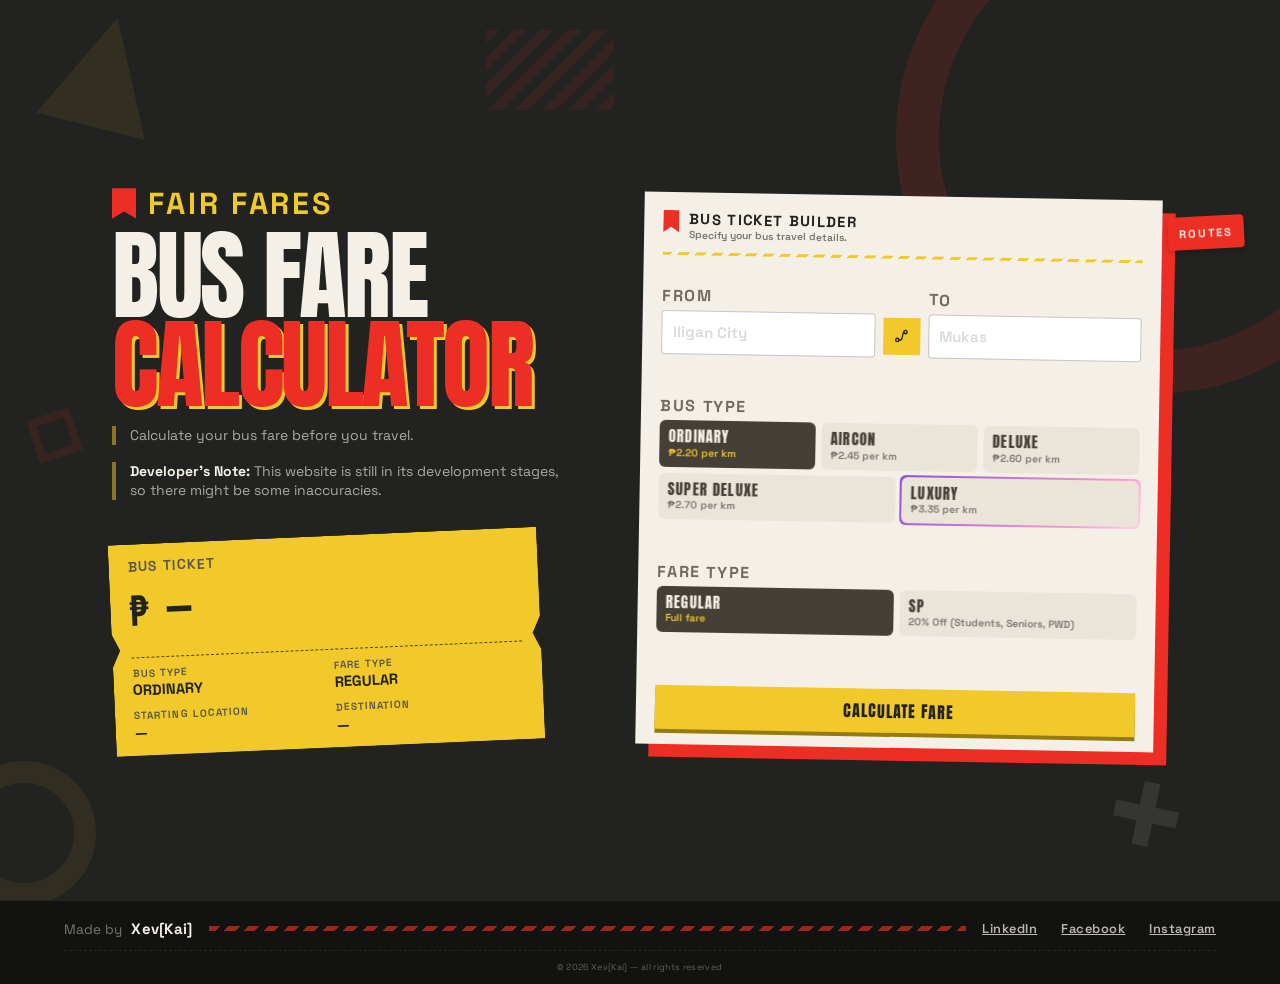
<file: index.html>
<!DOCTYPE html>
<html lang="en">
<head>
  <meta charset="utf-8">
  <meta name="viewport" content="width=device-width, initial-scale=1">
  <title>Bus Ticket Builder</title>
  <link rel="preconnect" href="https://fonts.googleapis.com">
  <link rel="preconnect" href="https://fonts.gstatic.com" crossorigin>
  <link href="https://fonts.googleapis.com/css2?family=Anton&family=Space+Grotesk:wght@400..800&display=swap" rel="stylesheet">
  <link rel="stylesheet" href="styles.css">
</head>
<body>
  <div class="deco" aria-hidden="true"><i class="d-ring"></i><i class="d-tri"></i><i class="d-sq"></i><i class="d-circle"></i><i class="d-plus"></i><i class="d-bars"></i></div>

  <main class="page">
    <header class="copy">
      <p class="kicker"><span class="bookmark"></span>FAIR FARES</p>
      <h1 class="title"><span>BUS FARE</span><span class="accent">CALCULATOR</span></h1>
      <p class="tagline">  Calculate your bus fare before you travel.</p>
      <p class="tagline"><strong>Developer's Note:</strong> This website is still in its development stages, so there might be some inaccuracies.</p>
    </header>

    <!-- Ticket stub: updates live from the form -->
    <section class="stub" aria-label="Fare ticket">
      <div class="stub-inner">
        <p class="stub-label" id="fareLabel">BUS TICKET</p>
        <p class="price"><span class="cur">₱</span><span id="fareAmount" aria-live="polite">—</span></p>
        <p class="status" id="displayFare" aria-live="polite"></p>
        <dl class="details">
          <div><dt>BUS TYPE</dt><dd id="outBus">Ordinary</dd></div>
          <div><dt>FARE TYPE</dt><dd id="outFare">Regular</dd></div>
          <div><dt>STARTING LOCATION</dt><dd id="outFrom">—</dd></div>
          <div><dt>DESTINATION</dt><dd id="outTo">—</dd></div>
        </dl>
      </div>
    </section>

    <div class="ticket-wrap" id="ticketWrap">
      <div class="routes-panel" id="routesPanel" aria-hidden="true">
        <div class="routes-content">
          <div class="routes-inner">
            <ul id="routesList"></ul>
          </div>
        </div>
      </div>
      <button class="routes-tab" id="routesTab" type="button" aria-expanded="false" aria-controls="routesPanel">ROUTES</button>

    <form class="ticket" id="fareForm" novalidate>
      <div class="ticket-head">
        <svg class="ticket-icon" viewBox="0 0 20.25 28.125" aria-hidden="true"><path d="M0 0H20.25V28.125L10.125 21.375 0 28.125V0Z" fill="#ec2e24"/></svg>
        <div>
          <h2>BUS TICKET BUILDER</h2>
          <p>Specify your bus travel details.</p>
        </div>
      </div>

      <div class="route">
        <div class="field">
          <label class="label" for="startLocation">FROM</label>
          <div class="input-wrap">
            <input type="text" id="startLocation" name="from" placeholder="Iligan City" autocomplete="off" role="combobox" aria-expanded="false" aria-controls="startSuggest">
            <ul class="suggest" id="startSuggest" role="listbox" hidden></ul>
          </div>
        </div>

        <button class="swap" type="button" id="swapBtn" aria-label="Swap" data-tip="Swap">
          <svg viewBox="0 0 19 19" fill="none" stroke="#222220" stroke-width="1.58" stroke-linecap="round" aria-hidden="true"><circle cx="4.75" cy="14.25" r="1.98"/><circle cx="14.25" cy="4.75" r="1.98"/><path d="M6.33 14.25H8.31C12.27 14.25 9.5 4.75 13.06 4.75"/></svg>
        </button>

        <div class="field">
          <label class="label" for="endLocation">TO</label>
          <div class="input-wrap">
            <input type="text" id="endLocation" name="to" placeholder="Mukas" autocomplete="off" role="combobox" aria-expanded="false" aria-controls="endSuggest">
            <ul class="suggest" id="endSuggest" role="listbox" hidden></ul>
          </div>
        </div>
      </div>

      <fieldset class="group">
        <legend class="label bus-type-legend">BUS TYPE <span class="rate" id="rateDisplay"></span></legend>
        <div class="options">
          <label class="option"><input type="radio" name="busType" value="ordinary" checked><span class="face"><b>ORDINARY</b><small>₱2.20 per km</small></span></label>
          <label class="option"><input type="radio" name="busType" value="airconditioned"><span class="face"><b>AIRCON</b><small>₱2.45 per km</small></span></label>
          <label class="option"><input type="radio" name="busType" value="deluxe"><span class="face"><b>DELUXE</b><small>₱2.60 per km</small></span></label>
          <label class="option"><input type="radio" name="busType" value="superdeluxe"><span class="face"><b>SUPER DELUXE</b><small>₱2.70 per km</small></span></label>
          <label class="option luxury-border"><input type="radio" name="busType" value="luxury"><span class="face"><b>LUXURY</b><small>₱3.35 per km</small></span></label>
        </div>
      </fieldset>

      <fieldset class="group">
        <legend class="label">FARE TYPE</legend>
        <div class="options options-2">
          <label class="option"><input type="radio" name="fareType" value="regular" checked><span class="face"><b>REGULAR</b><small>Full fare</small></span></label>
          <label class="option"><input type="radio" name="fareType" value="sp"><span class="face"><b>SP</b><small>20% Off (Students, Seniors, PWD)</small></span></label>
        </div>
      </fieldset>

      <button class="cta" type="submit"><span aria-hidden="true"></span><span>CALCULATE FARE</span></button>
    </form>
    </div>
  </main>

  <footer class="dev-footer">
    <div class="dev-footer-inner">
      <p class="dev-credit"><span>Made by</span> <strong>Xev[Kai]</strong></p>
      <i class="dev-divider" aria-hidden="true"></i>
      <nav class="dev-links" aria-label="Developer social links">
         <a href="https://www.linkedin.com/in/king-ivory-espinosa-86b3ba420/" target="_blank" rel="noopener">LinkedIn</a>
        <a href="https://www.facebook.com/khai.espinosa.08/" target="_blank" rel="noopener">Facebook</a>
        <a href="https://www.instagram.com/xei_khxxai/" target="_blank" rel="noopener">Instagram</a>
      </nav>
    </div>
    <p class="dev-copyright">© 2026 Xev[Kai] — all rights reserved</p>
  </footer>

  <script src="script.js"></script>
</body>
</html>
</file>
<file: styles.css>
:root {
  --ink: #222220; --cream: #f5f0e7; --red: #ec2e24; --red-btn: #c9221a;
  --yellow: #f1c92b; --muted: #77736d;
  --tan: #ebe5d9; --tan-border: rgba(34,34,32,.2);
  --inputgrey: #453f37;
  --display: Anton, system-ui, sans-serif;
  --text: "Space Grotesk", system-ui, sans-serif;
  --gap: clamp(1.25rem, 4vw, 3rem);
  --label-size: clamp(.75rem, .7rem + .3vw, .9rem);

  /* Shared typography, sourced from the stub's own text so the stub, the
     option buttons, and the ticket builder's headings/labels all read at
     one consistent scale. Defined in vw (not cqw) so the same value
     renders the same size in both the stub and the ticket builder,
     which are two different containers. */
  --fs-option-title: clamp(.8rem, .74rem + .3vw, .92rem);  /* stub's value text: ORDINARY, DELUXE, etc. */
  --fs-option-desc:  clamp(.56rem, .52rem + .2vw, .64rem); /* stub's label text: BUS TYPE, FARE TYPE, etc. */
}
*, *::before, *::after { box-sizing: border-box; }
* { margin: 0; padding: 0; }
html { -webkit-text-size-adjust: 100%; overflow-x: clip; }
body {
  min-height: 100vh; min-height: 100dvh;
  background: var(--ink); color: var(--ink);
  font-family: var(--text);
  overflow-x: clip; position: relative;
}
button { border: 0; background: none; font: inherit; color: inherit; cursor: pointer; }
svg { display: block; }

/* ---------- Layout ---------- */
.page {
  position: relative; z-index: 1;
  width: 100%; max-width: 74rem; margin-inline: auto;
  padding: clamp(1.25rem, 4vw, 3rem) clamp(1rem, 5vw, 4rem) 1rem;
  display: grid; gap: clamp(1rem, 3vw, 2.25rem);
  grid-template-columns: minmax(0, 1fr);
  grid-template-areas: "copy" "ticket" "stub";
}
.copy   { grid-area: copy; container-type: inline-size; }
.stub   { grid-area: stub; container-type: inline-size; }
.ticket-wrap { grid-area: ticket; position: relative; width: 100%; max-width: 29.5rem; justify-self: center; align-self: start; margin-top: .75rem; }

/* ---------- Page-load entrance ---------- */
@keyframes flyInTop    { from { opacity: 0; transform: translateY(-2.5rem); } to { opacity: 1; transform: translateY(0); } }
@keyframes flyInRight  { from { opacity: 0; transform: translateX(3.5rem); } to { opacity: 1; transform: translateX(0); } }
@keyframes flyInBottom { from { opacity: 0; transform: translateY(3rem); } to { opacity: 1; transform: translateY(0); } }

.copy        { animation: flyInTop .6s cubic-bezier(.19,1,.22,1) both; }
.ticket-wrap { animation: flyInRight .6s .08s cubic-bezier(.19,1,.22,1) both; }
.stub        { animation: flyInBottom .6s .16s cubic-bezier(.19,1,.22,1) both; }
@media (min-width: 60rem) {
  .page {
    grid-template-columns: minmax(0, 1fr) minmax(0, 1fr); /* equal columns: ticket width matches the header/stub column */
    grid-template-areas: "copy ticket" "stub ticket";
    align-content: center; min-height: 100dvh;
    column-gap: clamp(.5rem, 1.5vw, 1.25rem); /* tighter than the row gap, pulls the ticket toward the stub */
  }
  .stub { align-self: start; }
  .ticket-wrap {
    max-width: none;              /* free to fill the full (now equal) column width */
    margin-left: -1.25rem;
    align-self: stretch;          /* top lines up with the header's top, bottom with the stub's bottom */
    display: flex; flex-direction: column;
  }
  .ticket { flex: 1 1 auto; justify-content: space-between; } /* fills the taller wrapper; its own sections spread out to use the space */
}

/* ---------- Headline ---------- */
.kicker { display: flex; align-items: center; gap: .75rem; font-size: clamp(1.1rem, 6cqw, 1.9rem); font-weight: 800; letter-spacing: .09em; color: var(--yellow); }
.bookmark { width: .8em; height: 1em; background: var(--red); flex-shrink: 0; clip-path: polygon(0 0, 100% 0, 100% 100%, 50% 76%, 0 100%); }
.title { display: flex; flex-direction: column; margin-top: .5rem; font-family: var(--display); font-weight: 400;
  font-size: clamp(3.25rem, 19cqw, 8.75rem); line-height: .78; letter-spacing: -.025em; color: var(--cream); }
.title span { display: block; padding-block: .06em; }
.accent { color: var(--red); filter: drop-shadow(.04em .04em 0 var(--yellow)); }
.tagline { margin-top: 1.1rem; padding-left: .9rem; border-left: 4px solid rgba(241,201,43,.5); font-size: clamp(.72rem, .66rem + .3vw, .875rem); line-height: 1.35; color: rgba(245,240,231,.66); max-width: 50ch; }
.tagline strong { color: var(--cream); font-weight: 700; }
@media (max-width: 30rem) {
  .tagline { font-size: .7rem; }
}

/* ---------- Ticket stub ---------- */
.stub-inner {
  width: 100%; max-width: 26.8rem;
  background: var(--yellow);
  padding: .8rem clamp(.8rem, 4cqw, 1.2rem);
  transform: rotate(-2.5deg);
  clip-path: polygon(0 0, 100% 0, 100% 42%, calc(100% - .5rem) 50%, 100% 58%, 100% 100%, 0 100%, 0 58%, .5rem 50%, 0 42%);
}
.stub-label { font-size: clamp(.72rem, 3.2cqw, .88rem); font-weight: 600; letter-spacing: .075em; color: #57534a; }
.price { display: flex; align-items: baseline; gap: .3em; margin: .4rem 0 .2rem; line-height: 1;
  font-family: var(--display); letter-spacing: .02em; font-size: clamp(2.2rem, 9.6cqw, 3.05rem);
  font-variant-numeric: tabular-nums; }
.cur { font-size: .8em; }
#fareAmount.rolling { opacity: .75; }
.status { min-height: 1rem; margin-bottom: .5rem; font-size: clamp(.66rem, 2.8cqw, .76rem); font-weight: 700; color: #4a4210; overflow-wrap: anywhere; }

/* 2 x 2, left-aligned */
.details {
  display: grid; grid-template-columns: repeat(2, minmax(0, 1fr));
  gap: .65rem .8rem; padding-top: .6rem; border-top: 1px dashed #514710;
  text-align: left; justify-items: start;
}
.details > div { min-width: 0; width: 100%; }
.details dt { font-size: var(--fs-option-desc); font-weight: 600; letter-spacing: .1em; line-height: 1.2; color: #57534a; }
.details dd { margin-top: .15rem; font-size: var(--fs-option-title); font-weight: 800; line-height: 1.2; text-transform: uppercase; overflow-wrap: anywhere; }
@container (max-width: 16rem) { .details { grid-template-columns: minmax(0, 1fr); } }

/* ---------- Ticket form ---------- */
.ticket {
  position: relative; z-index: 2; container: ticket / inline-size;
  width: 100%;
  background: var(--cream);
  padding: 1.1rem clamp(.8rem, 3.6vw, 1.2rem) .92rem;
  display: flex; flex-direction: column; gap: .9rem;
  transform: rotate(1deg);
}

/* ---------- Routes side panel (the red rectangle behind the ticket) ---------- */
.routes-panel {
  position: absolute; top: 13px; left: 13px; right: -13px; bottom: -13px;
  z-index: 1; overflow: hidden;
  background: var(--red);
  transform: rotate(1deg) translateX(0); /* same tilt as the ticket */
  transition: transform .4s cubic-bezier(.19,1,.22,1);
}
.ticket-wrap.is-open .routes-panel { transform: rotate(1deg) translateX(30%); }

.routes-content { position: absolute; inset: 0; display: flex; justify-content: flex-end; }
.routes-inner {
  width: 34%; min-width: 8rem; height: 100%;
  padding: 2.5rem .75rem .75rem 1rem;
  overflow: hidden;                 /* no scrollbar while closed */
  color: transparent;               /* text invisible against the red panel while closed */
  pointer-events: none;
  transition: color .2s;
}
.ticket-wrap.is-open .routes-inner {
  overflow-y: auto;                 /* scrollbar only appears once open */
  color: var(--cream);
  pointer-events: auto;
}
.routes-inner ul { list-style: none; display: flex; flex-direction: column; gap: .45rem; }
.routes-inner li { font-size: .8rem; font-weight: 600; line-height: 1.25; overflow-wrap: anywhere; }

.routes-tab {
  position: absolute; top: 1.25rem; left: 100%; margin-left: .6rem; z-index: 3;
  transform: rotate(-3deg);
  background: var(--red); color: var(--cream);
  font: 700 .7rem var(--text); letter-spacing: .16em;
  padding: .6rem .7rem; border-radius: 4px;
  white-space: nowrap;
  box-shadow: 0 3px 6px rgba(0,0,0,.2);
  transition: background-color .15s, transform .15s;
}
.routes-tab:hover { background: var(--red-btn); }
.routes-tab:focus-visible { outline: 3px solid var(--yellow); outline-offset: 2px; }
.ticket-wrap.is-open .routes-tab { transform: rotate(0deg); }

/* Below 700px: drop the activation tab entirely. The red panel stays as a
   backdrop behind the ticket, but with no tab it can never be opened, so it
   never risks introducing horizontal scroll on small/medium screens. */
@media (max-width: 700px) {
  .routes-tab { display: none; }
}
.ticket-head { position: relative; display: flex; align-items: center; gap: .6rem; padding-bottom: .92rem; flex-wrap: wrap; }
/* straight broken line, diagonal breaks (same pattern as the footer) */
.ticket-head::after {
  content: ""; position: absolute; left: 0; right: 0; bottom: 0; height: 3px;
  background: repeating-linear-gradient(135deg, var(--yellow) 0 .45rem, transparent .45rem .75rem);
}
.ticket-icon { width: 1rem; flex-shrink: 0; align-self: flex-start; }
.ticket-head > div { flex: 1 1 12rem; min-width: 0; }
.ticket-head h2 { font-size: var(--fs-option-title); font-weight: 800; letter-spacing: .09em; /* own character distancing, unlike the shared size */ }
.ticket-head p { font-size: var(--fs-option-desc); font-weight: 600; color: #75736e; }
.label, .group legend {
    display: block;
    padding: 0;
    margin: 0;
    font-family: var(--text);   /* matches Calculate Fare's font */
    font-weight: 1000;
    font-size: 1rem;               /* matches Calculate Fare's size */
    line-height: 1.1;
    letter-spacing: .1em;          /* kept on its own, not shared with Calculate Fare */
    color: var(--inputgrey);
    opacity: 0.75;             /* Calculate Fare itself stays white; labels stay ink black */
}
.bus-type-legend { display: flex; align-items: baseline; flex-wrap: wrap; gap: .55rem; }

.rate {
    display: none; /* rate display removed */
    font-size: var(--fs-option-desc);
    font-weight: 600;
    color: var(--yellow);
    letter-spacing: .03em;
}

/* Location inputs = most prominent controls */
.route { display: grid; grid-template-columns: minmax(0,1fr) auto minmax(0,1fr); gap: .5rem; align-items: end; }
.field { display: flex; flex-direction: column; gap: .35rem; min-width: 0; }
.input-wrap { position: relative; }
.input-wrap input {
  width: 100%; min-height: 2.75rem; padding: .4rem .65rem;
  border: 0.75px solid rgba(34, 34, 32, 0.25); border-radius: 0.2em; background: #fff;
  font: 800 0.95rem var(--text); color: var(--inputgrey);
}
.input-wrap input::placeholder { color: var(--muted); opacity: 0.25; }
.input-wrap input:focus-visible {  outline: 3px solid var(--yellow); outline-offset: 2px; }
.input-wrap input.invalid { color: var(--red); border-color: var(--red-btn); }

/* Autocomplete dropdown: dark gray, slightly transparent */
.suggest {
  position: absolute; z-index: 30; top: calc(100% + 4px); left: 0; right: 0;
  list-style: none; overflow: hidden;
  background: rgba(50, 48, 48, 0.801);
  -webkit-backdrop-filter: blur(6px); backdrop-filter: blur(6px);
  border: 0px solid rgba(255,255,255,.14); border-radius: 4px;
  box-shadow: 0 8px 20px rgba(0, 0, 0, 0.173);
}
.suggest[hidden] { display: none; }
.suggest li { padding: .7rem .8rem; min-height: 2.75rem; display: flex; align-items: center;
  font-size: 1rem; font-weight: 600; color: var(--cream); cursor: pointer; }
.suggest li + li { border-top: 1px solid rgba(255,255,255,.08); }
.suggest li:hover, .suggest li.active { background: rgba(255,255,255,.12); }
.suggest .suggest-empty { cursor: default; font-weight: 500; font-style: italic; color: rgba(245,240,231,.75); }
.suggest .suggest-empty:hover { background: none; }

/* Swap button + tooltip */
.swap { position: relative; width: 2.3rem; height: 2.3rem; margin-bottom: .2rem; background: var(--yellow); display: grid; place-items: center; }
.swap svg { width: 1rem; }
.swap:hover { background: #f5d654; }
.swap:focus-visible { outline: 3px solid var(--ink); outline-offset: 2px; }
.swap::after {
  content: attr(data-tip);
  position: absolute; bottom: calc(100% + .45rem); left: 50%; transform: translate(-50%, 3px);
  padding: .3rem .55rem; border-radius: 3px;
  background: rgba(50,50,48,.95); color: var(--cream);
  font-size: .75rem; font-weight: 600; letter-spacing: .02em; white-space: nowrap;
  opacity: 0; pointer-events: none; transition: opacity .12s, transform .12s;
}
.swap:hover::after, .swap:focus-visible::after { opacity: 1; transform: translate(-50%, 0); }

/* when the swap button would wrap onto its own line: hide it, stack the inputs */
@container ticket (max-width: 24rem) {
  .route { grid-template-columns: minmax(0,1fr); }
  .swap { display: none; }
}

/* ---------- Option cards (bus / fare type): separate, soft ---------- */
.group { border: 0; min-width: 0; display: flex; flex-direction: column; gap: .4rem;  }
.route, .group { margin-bottom: 0.75rem; }
.group legend { margin-bottom: .35rem; }
.options, .options-2 {
  display: flex;
  flex-wrap: wrap;
  gap: .4rem;
}
.options .option, .options-2 .option {
  flex: 1 1 calc(33.333% - .27rem); /* basis for 3 per row; flex-grow lets a shorter row (1 or 2 items) fill 100%/50% */
  min-width: 6.5rem;
}
.option { position: relative; display: block; cursor: pointer; }
.option input { position: absolute; inset: 0; width: 100%; height: 100%; margin: 0; opacity: 0; cursor: pointer; }
.face {

  display: flex; flex-direction: column; justify-content: center; height: 100%; min-height: 2.9rem;
  padding: .4rem .55rem;
  background: var(--tan); 
  color: var(--inputgrey);
  border: 0px solid var(--tan-border); border-radius: 6px;
  transition: background-color .12s, border-color .12s, color .12s;
}
.face b { font-family: var(--display); font-weight: 100; font-size: var(--fs-option-title); line-height: 1.3; letter-spacing: .08em; overflow-wrap: anywhere; }
.face small { font-size: var(--fs-option-desc); font-weight: 600; line-height: 1.25; color: var(--muted); }
.option:hover input:not(:checked) + .face { border-color: rgba(34,34,32,.4); background: #e6dfd1; }
.option input:checked + .face { background: var(--inputgrey); color: var(--cream); }
.option input:checked + .face small { color: var(--yellow); }
.option input:focus-visible + .face { outline: 3px solid var(--yellow); outline-offset: 2px; }

/* ---------- Calculate button ---------- */
.cta {
  width: 100%; max-width: 100%; margin-top: .6rem;
  display: flex; align-items: center; justify-content: center; gap: .7rem;
  min-height: 2.75rem; padding: 0 1.15rem 0 .9rem;
  background: var(--yellow); color: var(--ink);
  font: 400 1rem var(--display); letter-spacing: .06em;
  box-shadow: 0 4px 0 #957a0f;
  transition: background-color .12s, box-shadow .12s, transform .12s, color .12s;
}
.cta:hover { background: #e2e056;  box-shadow: 0 4px 0 #c6be2e; }
.cta:active { background: #756d56; color: #ffe3e0; transform: translateY(3px); box-shadow: 0 1px 0 var(--inputgrey) }
.cta:focus-visible { outline: 3px solid var(--yellow); outline-offset: 3px; }
.cta span:first-child { font-family: Inter, var(--text); font-size: 1.2rem; }

/* ---------- Decoration ---------- */
.deco { position: absolute; inset: 0; overflow: hidden; pointer-events: none; }
.deco i { position: absolute; display: block; }
.d-ring { width: min(32rem, 70vw); aspect-ratio: 1; top: -12%; right: -10%; border: clamp(1.5rem, 5vw, 2.7rem) solid var(--red); border-radius: 50%; opacity: .14; }
.d-tri { width: 7rem; aspect-ratio: 1; top: 1rem; left: 3rem; background: var(--yellow); opacity: .08; transform: rotate(14deg); clip-path: polygon(50% 0, 100% 100%, 0 100%); }
.d-sq { width: 2.8rem; aspect-ratio: 1; left: 2rem; top: 42%; border: 8px solid var(--red); opacity: .1; transform: rotate(-18deg); }

/* ---------- Subtle, slow decoration animation ---------- */
@keyframes driftSpin  { from { transform: rotate(0deg); } to { transform: rotate(360deg); } }
@keyframes swayTri    { 0%, 100% { transform: rotate(14deg); }  50% { transform: rotate(22deg); } }
@keyframes swaySq     { 0%, 100% { transform: rotate(-18deg); } 50% { transform: rotate(-26deg); } }
@keyframes swayPlus   { 0%, 100% { transform: rotate(12deg); }  50% { transform: rotate(19deg); } }
@keyframes bobCircle  { 0%, 100% { transform: translateY(0); }  50% { transform: translateY(-.6rem); } }
@keyframes driftBars  { 0%, 100% { transform: translateX(0); } 50% { transform: translateX(.6rem); } }

.d-ring   { animation: driftSpin 70s linear infinite; }
.d-tri    { animation: swayTri 9s ease-in-out infinite; }
.d-sq     { animation: swaySq 10s ease-in-out infinite; }

.d-circle { width: 9rem; aspect-ratio: 1; left: -3rem; bottom: 8%; border: 1.4rem solid var(--yellow); border-radius: 50%; opacity: .07; animation: bobCircle 8s ease-in-out infinite; }
.d-plus { width: 4rem; aspect-ratio: 1; right: 8%; bottom: 14%; opacity: .09; transform: rotate(12deg);
  background: linear-gradient(var(--cream), var(--cream)) center / 100% 1rem no-repeat, linear-gradient(var(--cream), var(--cream)) center / 1rem 100% no-repeat;
  animation: swayPlus 11s ease-in-out infinite; }
.d-bars { width: 8rem; height: 5rem; left: 38%; top: 3%; opacity: .09; background: repeating-linear-gradient(135deg, var(--red) 0 .6rem, transparent .6rem 1.2rem); animation: driftBars 12s ease-in-out infinite; }

@media (prefers-reduced-motion: reduce) {
  .cta, .face, .swap::after { transition: none; }
  .copy, .ticket, .stub { animation: none; }
  .d-ring, .d-tri, .d-sq, .d-circle, .d-plus, .d-bars { animation: none; }
  .luxury-border::before { animation: none; }
}

/* ---------- Reusable shiny purple/pink/white gradient border ----------
   Sits on a pseudo-element behind the target, so it works on top of any
   element regardless of that element's own background (including the
   option buttons, whose background changes between selected/unselected). */
.luxury-border { position: relative; z-index: 0; border-radius: 6px; }
.luxury-border::before {
  content: "";
  position: absolute; inset: -2px; z-index: -1;
  border-radius: inherit;
  background: linear-gradient(135deg, #8a4fd1 0%, #ff9ad1 35%, #ffffff 55%, #ff9ad1 75%, #8a4fd1 100%);
  background-size: 220% 220%;
  animation: luxuryShine 6s ease infinite;
}
@keyframes luxuryShine {
  0%, 100% { background-position: 0% 50%; }
  50%      { background-position: 100% 50%; }
}

/* ---------- Developer footer ---------- */
.dev-footer {
  position: relative; z-index: 1;
  background: #121210;
  border-top: 1px solid rgba(255,255,255,.08);
  padding: 1.15rem clamp(1rem, 5vw, 4rem) .7rem;
}
.dev-footer-inner {
  max-width: 74rem; margin-inline: auto;
  display: flex; flex-wrap: wrap; align-items: center; justify-content: space-between; gap: 1rem;
}
.dev-credit { font-size: .85rem; }
.dev-credit span { color: rgba(245,240,231,.45); font-weight: 400; }
.dev-credit strong { color: var(--cream); font-weight: 800; letter-spacing: .02em; font-size: 1.1em; margin-left: .35em; }
.dev-divider { flex: 1; min-width: 3rem; height: 5px; opacity: .65; background: repeating-linear-gradient(135deg, var(--red) 0 .5rem, transparent .5rem .875rem); }
.dev-links { display: flex; flex-wrap: wrap; gap: 1.5rem; }
.dev-links a { font-size: .8rem; font-weight: 600; letter-spacing: .04em; color: rgba(245,240,231,.75); transition: color .15s; }
.dev-links a:hover, .dev-links a:focus-visible { color: var(--yellow); }
.dev-copyright {
  max-width: 74rem; margin: .75rem auto 0; padding-top: .6rem;
  border-top: 1px dashed rgba(255,255,255,.08);
  font-size: .55rem; letter-spacing: .04em; color: rgba(245,240,231,.35);
  text-align: center;
}
@media (max-width: 30rem) {
  .dev-footer { padding: 1rem 1rem .65rem; }
  .dev-footer-inner { flex-direction: column; align-items: flex-start; gap: .7rem; }
  .dev-divider { display: none; }
  .dev-links { gap: 1.1rem; }
}
</file>
